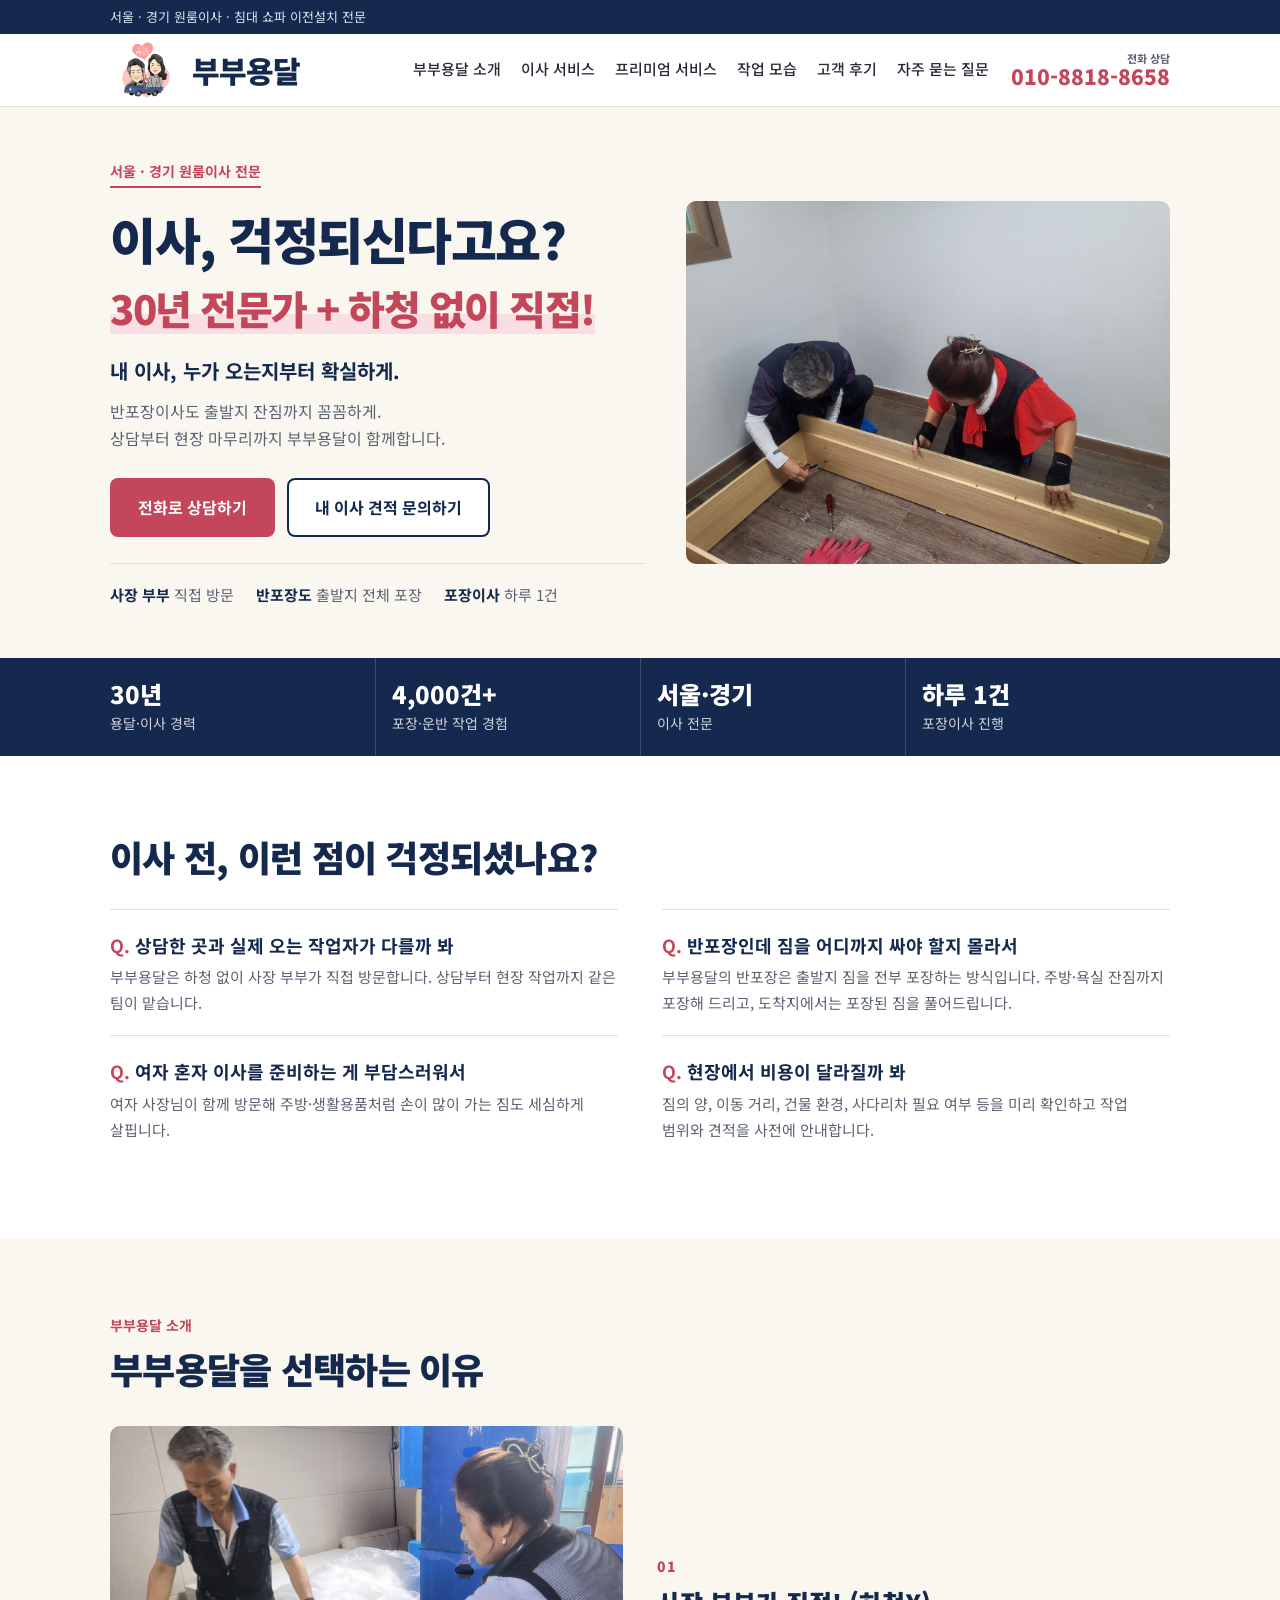
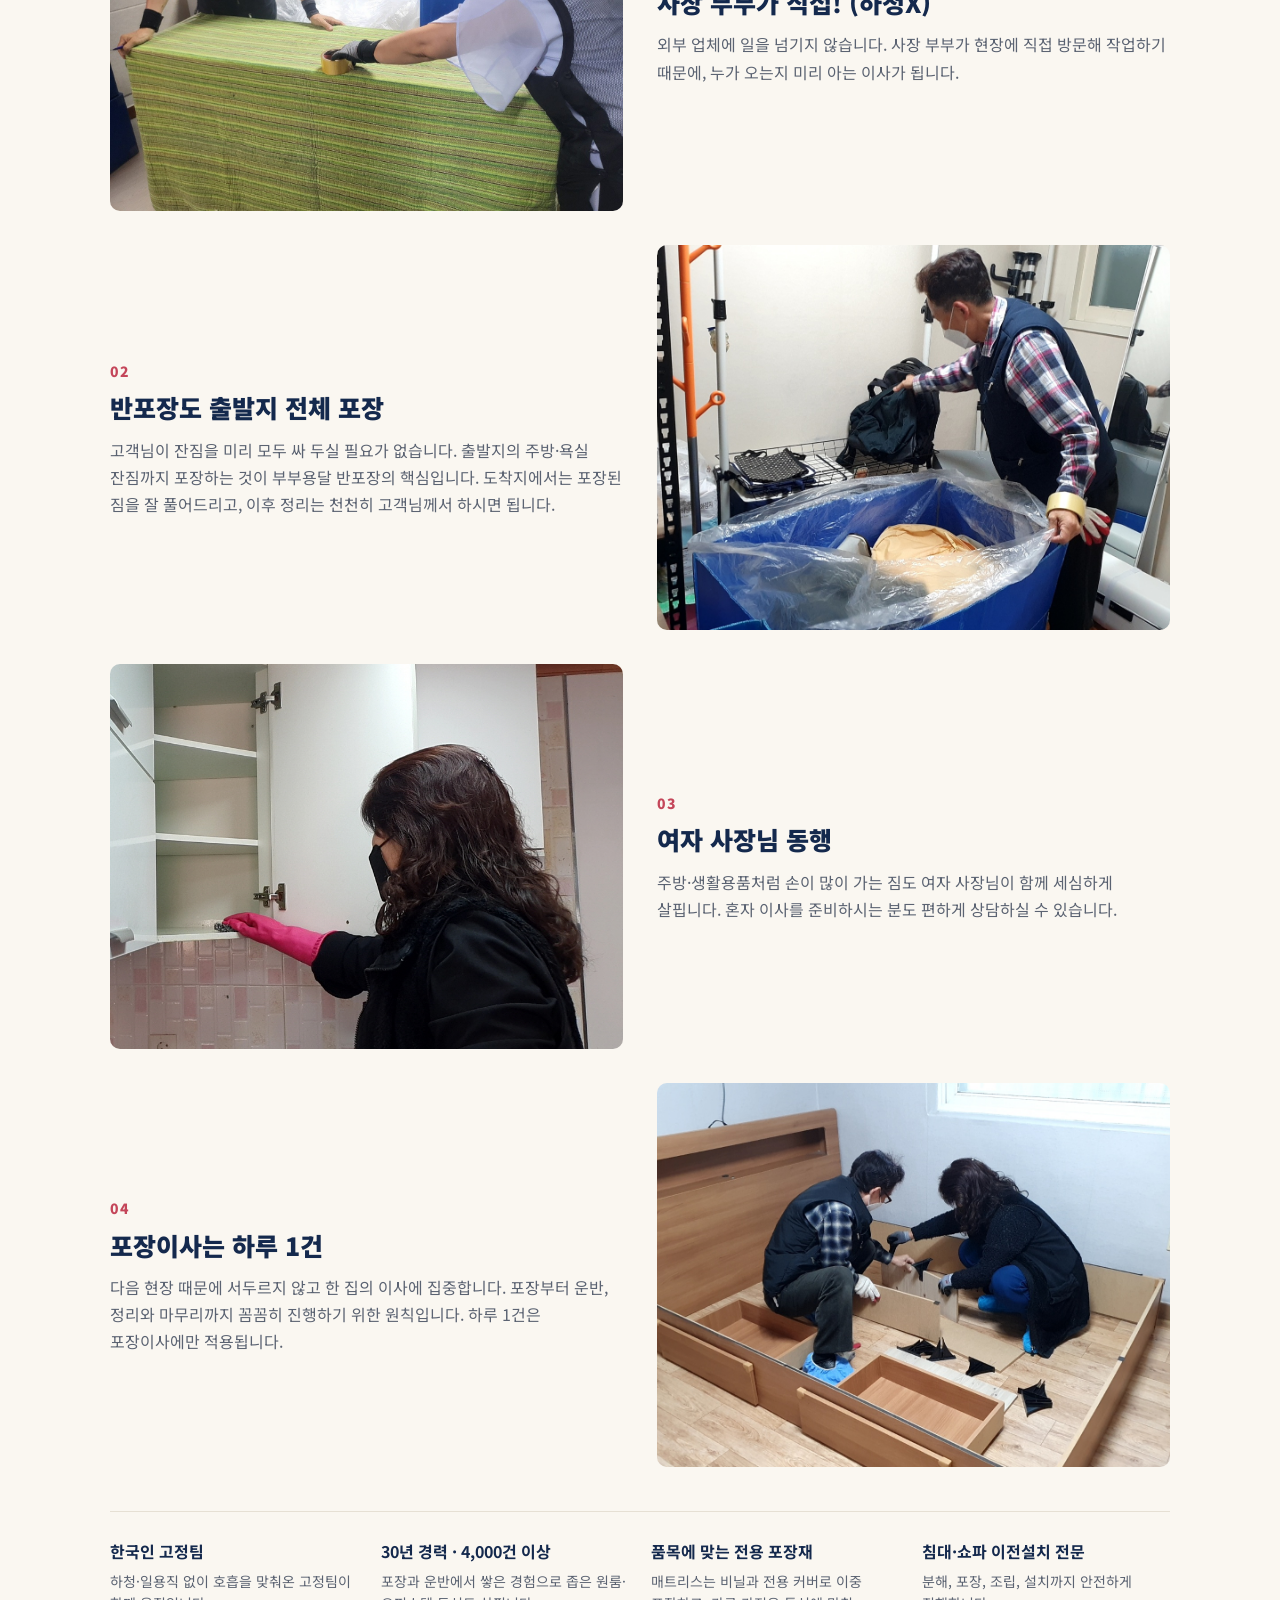
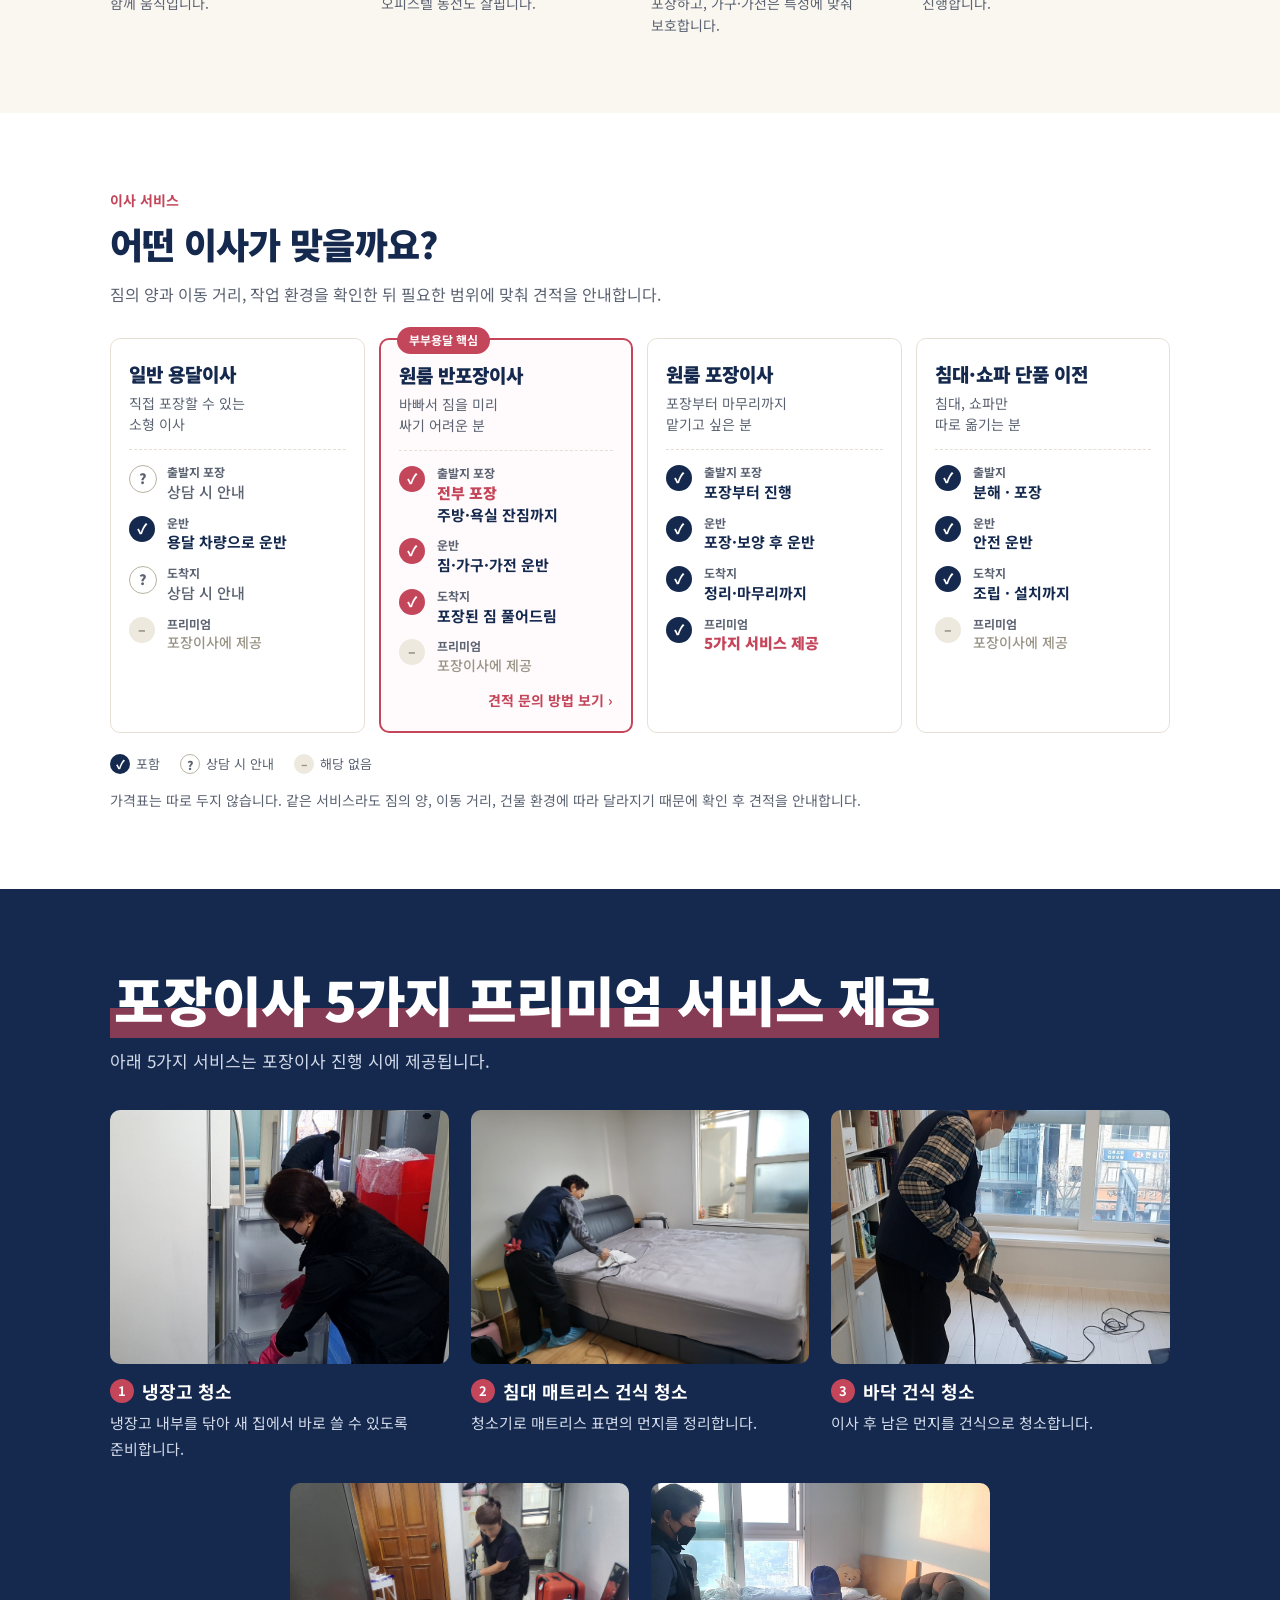
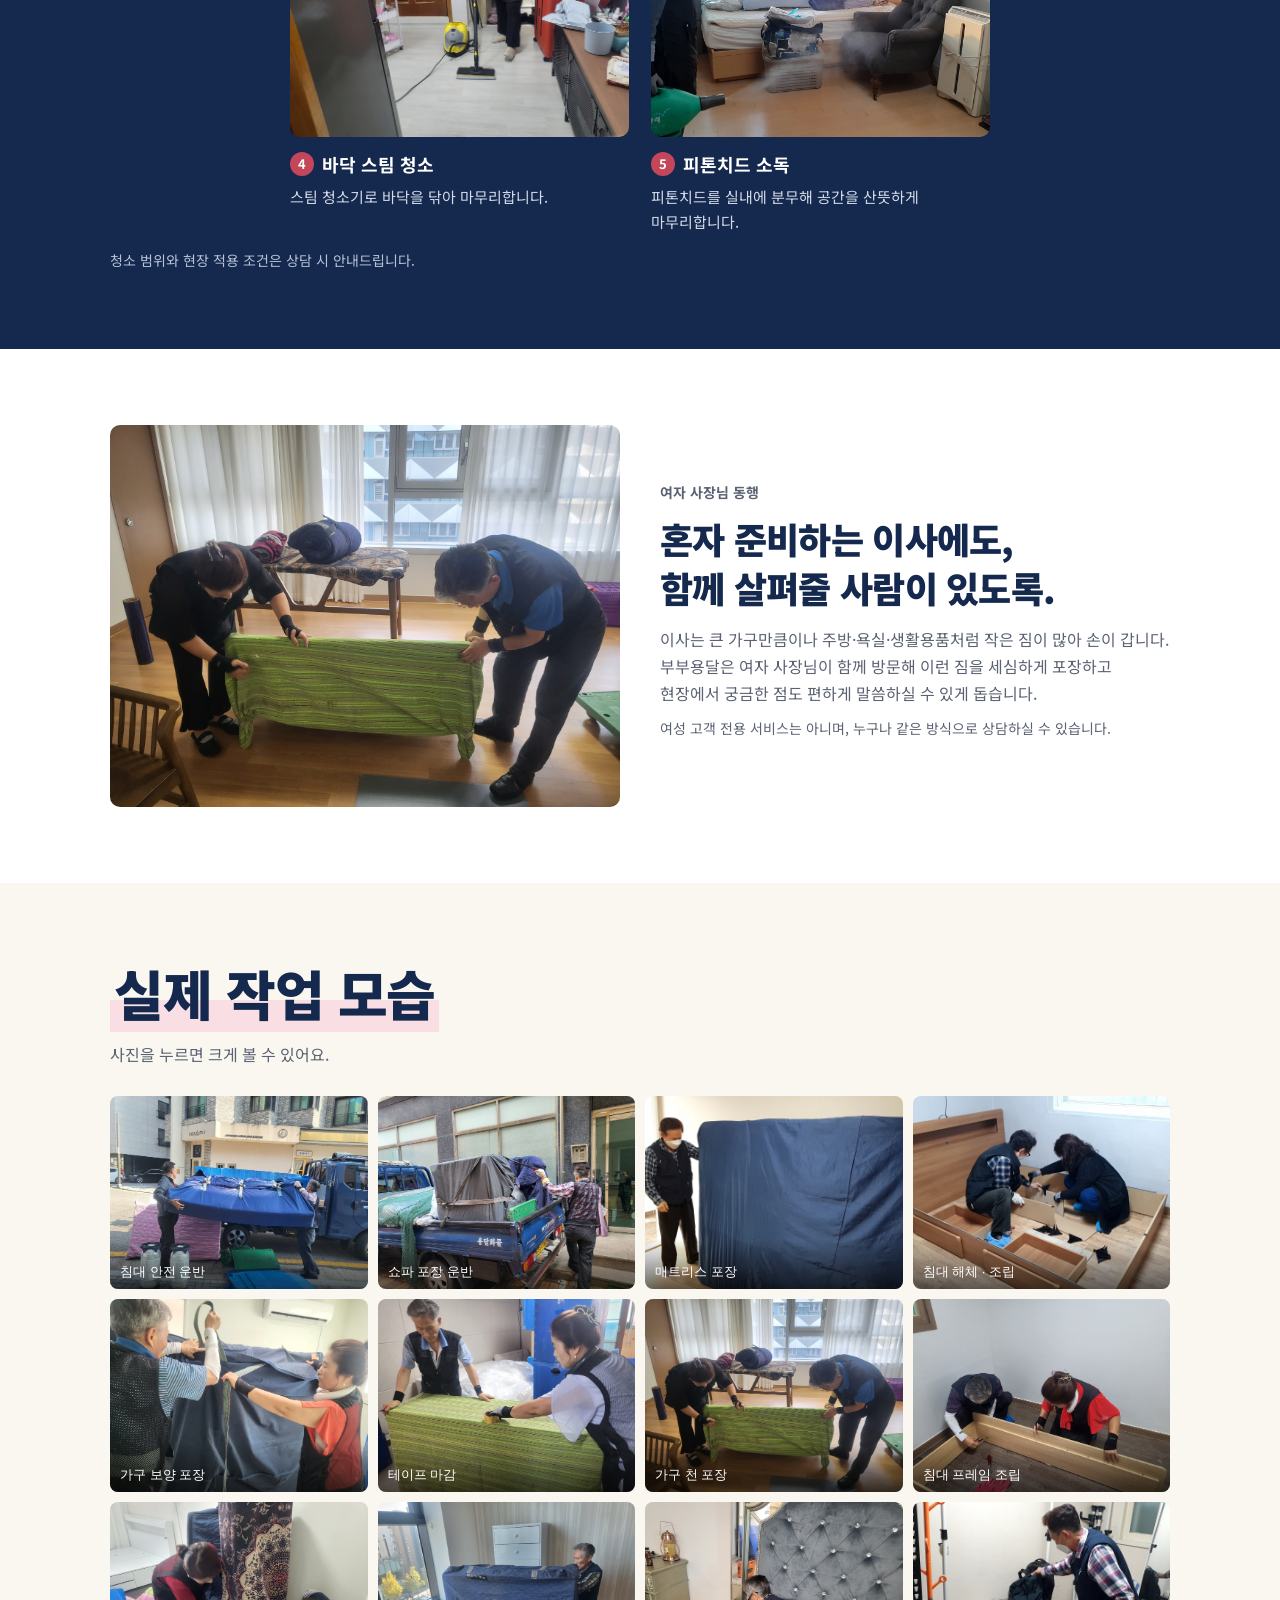
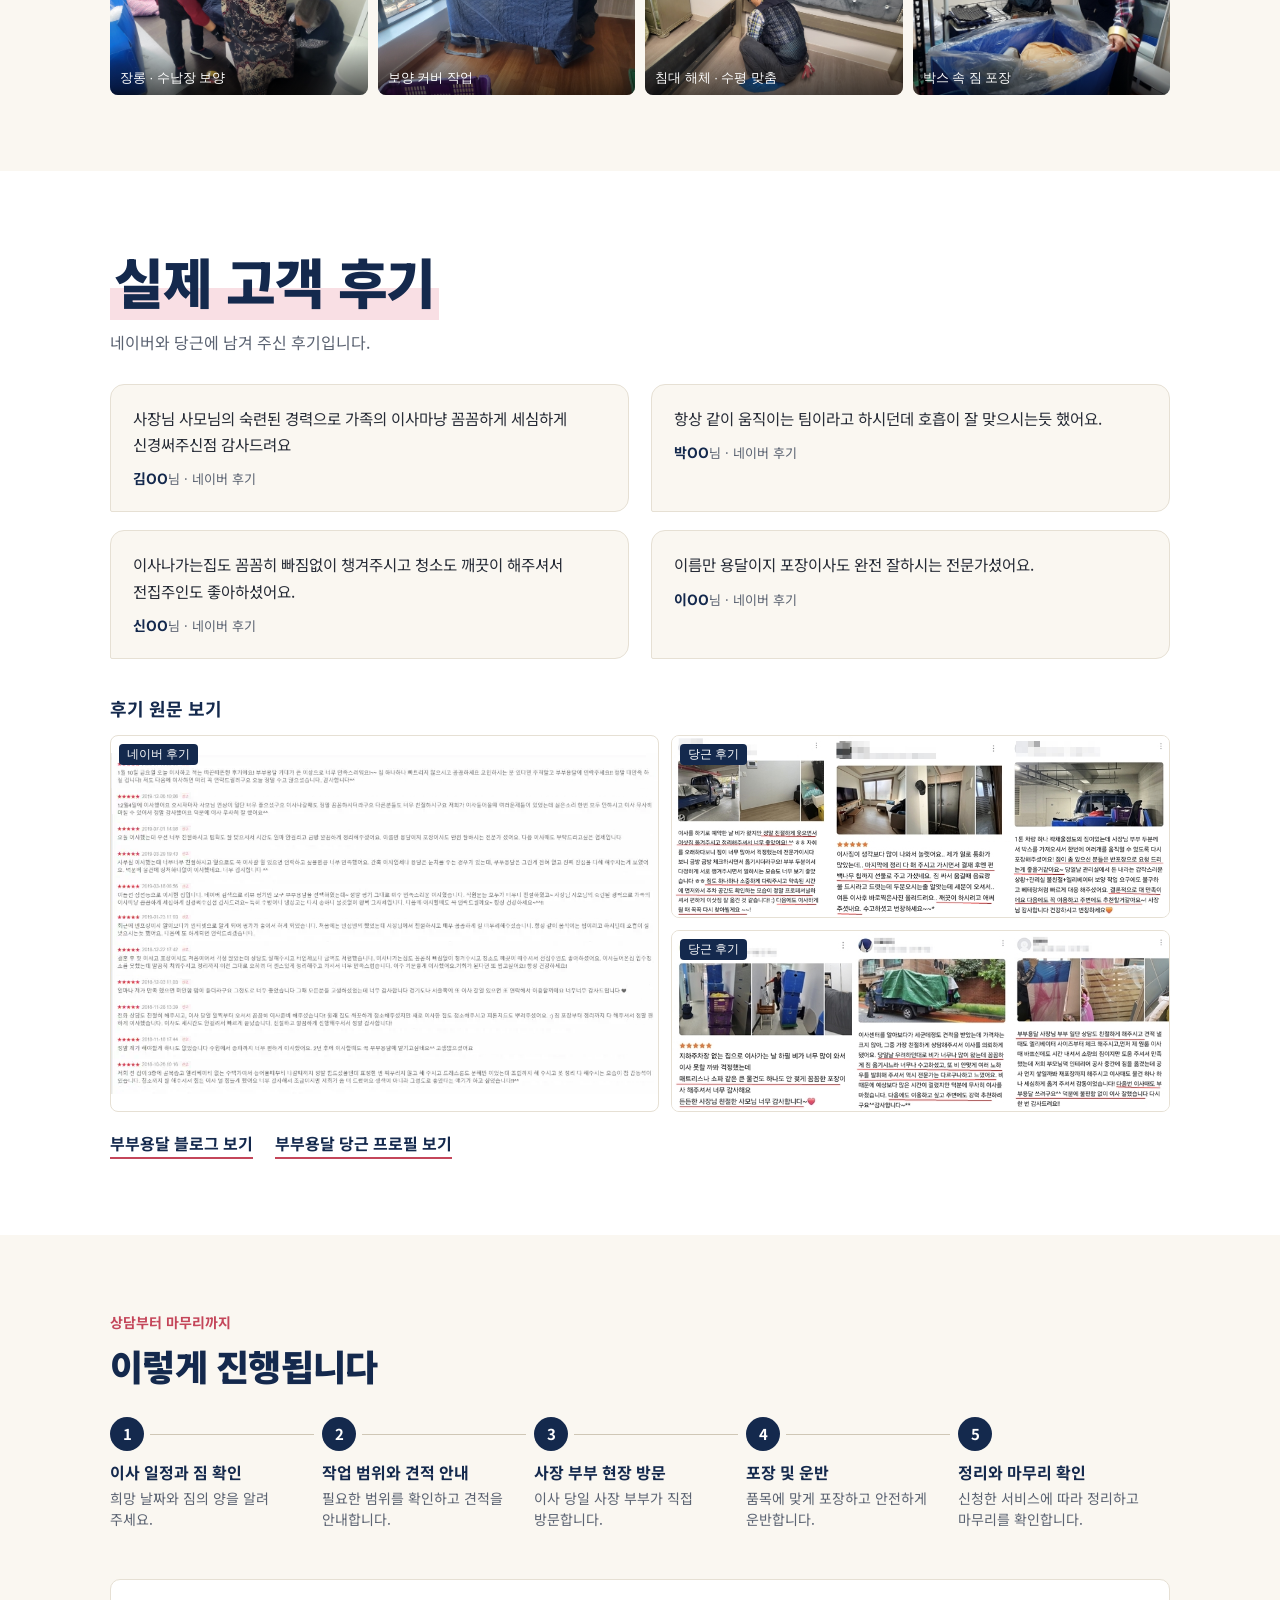
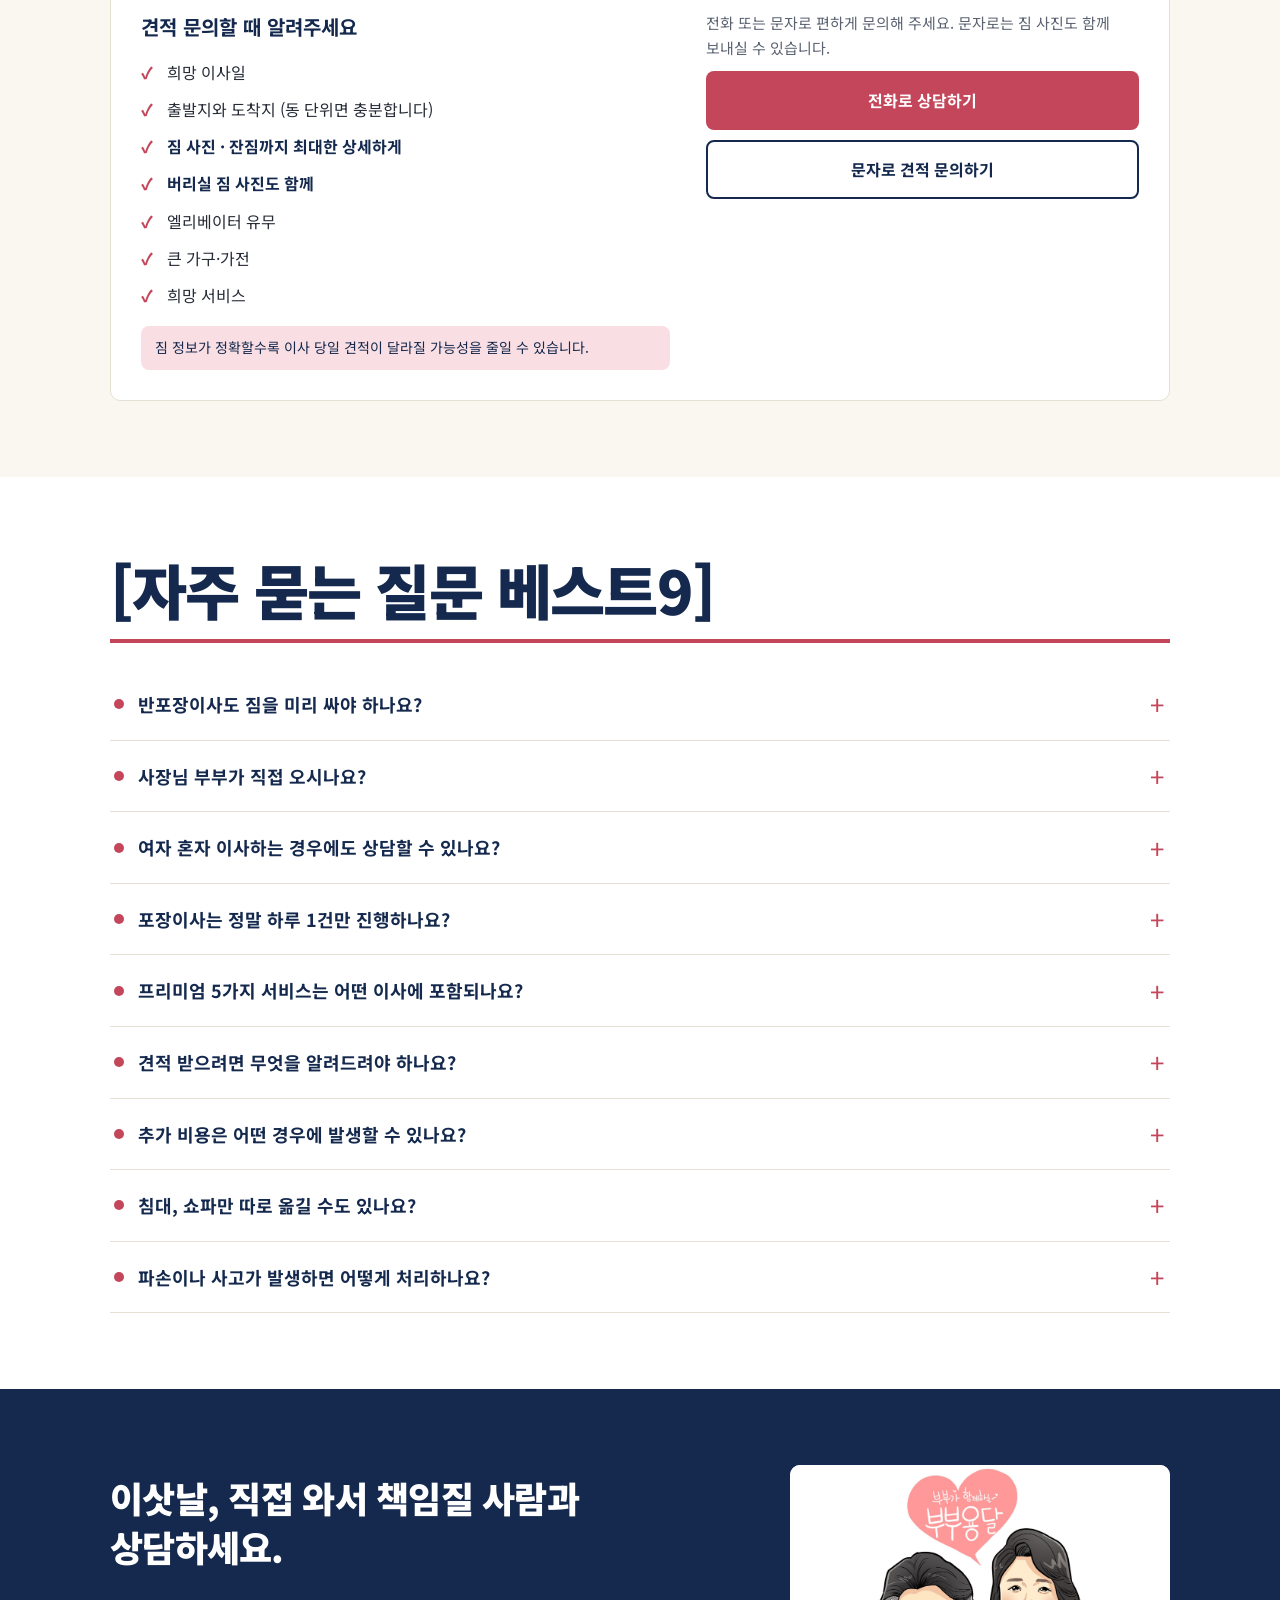
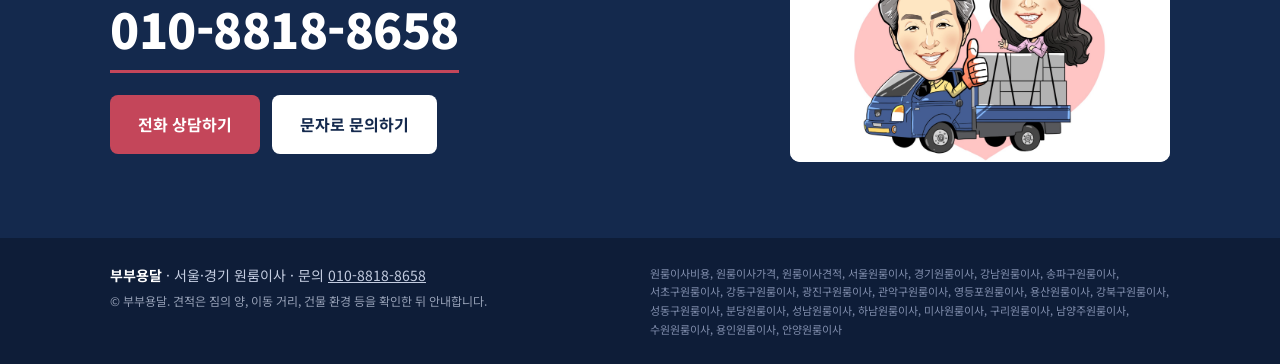
<file: index.html>
<!doctype html>
<html lang="ko">
<head>
<meta charset="utf-8">
<meta name="viewport" content="width=device-width, initial-scale=1">
<title>부부용달 | 서울·경기 원룸이사 · 반포장이사 · 용달이사</title>
<meta name="description" content="30년 전문가, 하청 없이 사장 부부가 직접 오는 서울·경기 원룸이사 전문 부부용달. 원룸이사 견적·비용 상담, 반포장이사는 출발지 짐 전부 포장, 포장이사는 하루 1건. 상담 010-8818-8658">
<meta property="og:title" content="부부용달 | 하청 없이 사장 부부가 직접 오는 원룸이사">
<meta property="og:description" content="서울·경기 원룸이사 · 원룸반포장이사 · 원룸포장이사 · 용달이사 · 침대 쇼파 이전설치. 상담 010-8818-8658">
<meta property="og:image" content="https://bubuyongdal.github.io/images/og-logo.jpg">
<meta property="og:image:width" content="1200">
<meta property="og:image:height" content="630">
<meta property="og:image:alt" content="부부용달 로고 - 트럭에서 엄지를 올리는 아버지와 손을 흔드는 어머니">
<meta name="twitter:card" content="summary_large_image">
<meta property="og:type" content="website">
<meta property="og:locale" content="ko_KR">
<link rel="icon" href="images/2.webp">
<link rel="preconnect" href="https://fonts.googleapis.com">
<link rel="preconnect" href="https://fonts.gstatic.com" crossorigin>
<link href="https://fonts.googleapis.com/css2?family=Noto+Sans+KR:wght@400;500;700;900&display=swap" rel="stylesheet">
<link rel="stylesheet" href="style.css">
<script type="application/ld+json">
{"@context":"https://schema.org","@type":"MovingCompany","name":"부부용달","telephone":"+82-10-8818-8658","areaServed":["서울","경기","강남","송파구","서초구","강동구","광진구","관악구","영등포","용산","강북구","성동구","분당","성남","하남","미사","구리","남양주","수원","용인","안양"],"sameAs":["https://blog.naver.com/logixjys","https://www.daangn.com/kr/local-profile/%EB%B6%80%EB%B6%80%EC%9A%A9%EB%8B%AC-39d3gcq84jt7/"]}
</script>
<link rel="canonical" href="https://bubuyongdal.github.io/">
<meta property="og:url" content="https://bubuyongdal.github.io/">
<meta name="naver-site-verification" content="101ac29bdd79ec063856fa2be8f8b413921da318">
</head>
<body>

<div class="topbar">
  <div class="wrap topbar-in">
    <span>서울 · 경기 원룸이사 · 침대 쇼파 이전설치 전문</span>
  </div>
</div>

<header class="header" id="top">
  <div class="wrap header-in">
    <a class="brand" href="#top" aria-label="부부용달 처음으로">
      <img src="images/1.jpg" alt="" width="72" height="56">
      <span>부부용달</span>
    </a>
    <nav class="nav" id="nav" aria-label="주요 메뉴">
      <a href="#about">부부용달 소개</a>
      <a href="#services">이사 서비스</a>
      <a href="#premium">프리미엄 서비스</a>
      <a href="#gallery">작업 모습</a>
      <a href="#reviews">고객 후기</a>
      <a href="#faq">자주 묻는 질문</a>
    </nav>
    <a class="head-tel" href="tel:01088188658" aria-label="전화 상담 010-8818-8658"><small>전화 상담</small>010-8818-8658</a>
    <button class="menu-btn" aria-label="메뉴 열기" aria-expanded="false" aria-controls="nav"><span></span><span></span><span></span></button>
  </div>
</header>

<main>

<!-- A. HERO -->
<section class="hero">
  <div class="wrap hero-in">
    <div class="hero-text">
      <p class="eyebrow">서울 · 경기 원룸이사 전문</p>
      <h1>이사, 걱정되신다고요?<br><em>30년 전문가 + 하청 없이 직접!</em></h1>
      <p class="hero-sub">내 이사, 누가 오는지부터 확실하게.</p>
      <p class="lead">반포장이사도 출발지 잔짐까지 꼼꼼하게.<br>상담부터 현장 마무리까지 부부용달이 함께합니다.</p>
      <div class="cta">
        <a class="btn btn-accent" href="tel:01088188658">전화로 상담하기</a>
        <a class="btn btn-line" href="#quote">내 이사 견적 문의하기</a>
      </div>
      <ul class="points">
        <li><b>사장 부부</b> 직접 방문</li>
        <li><b>반포장도</b> 출발지 전체 포장</li>
        <li><b>포장이사</b> 하루 1건</li>
      </ul>
    </div>
    <div class="hero-photo">
      <img src="images/15.jpg" alt="사장 부부가 함께 침대 프레임을 조립하는 모습" width="1400" height="1050" fetchpriority="high">
    </div>
  </div>
</section>

<!-- stat strip -->
<section class="strip" aria-label="부부용달 한눈에 보기">
  <div class="wrap strip-in">
    <p><strong>30년</strong><span>용달·이사 경력</span></p>
    <p><strong>4,000건+</strong><span>포장·운반 작업 경험</span></p>
    <p><strong>서울·경기</strong><span>이사 전문</span></p>
    <p><strong>하루 1건</strong><span>포장이사 진행</span></p>
  </div>
</section>

<!-- C. WORRIES -->
<section class="section" id="worry">
  <div class="wrap">
    <h2>이사 전, 이런 점이 걱정되셨나요?</h2>
    <ul class="qa-list">
      <li>
        <p class="q">상담한 곳과 실제 오는 작업자가 다를까 봐</p>
        <p class="a">부부용달은 하청 없이 사장 부부가 직접 방문합니다. 상담부터 현장 작업까지 같은 팀이 맡습니다.</p>
      </li>
      <li>
        <p class="q">반포장인데 짐을 어디까지 싸야 할지 몰라서</p>
        <p class="a">부부용달의 반포장은 출발지 짐을 전부 포장하는 방식입니다. 주방·욕실 잔짐까지 포장해 드리고, 도착지에서는 포장된 짐을 풀어드립니다.</p>
      </li>
      <li>
        <p class="q">여자 혼자 이사를 준비하는 게 부담스러워서</p>
        <p class="a">여자 사장님이 함께 방문해 주방·생활용품처럼 손이 많이 가는 짐도 세심하게 살핍니다.</p>
      </li>
      <li>
        <p class="q">현장에서 비용이 달라질까 봐</p>
        <p class="a">짐의 양, 이동 거리, 건물 환경, 사다리차 필요 여부 등을 미리 확인하고 작업 범위와 견적을 사전에 안내합니다.</p>
      </li>
    </ul>
  </div>
</section>

<!-- D. WHY -->
<section class="section ivory" id="about">
  <div class="wrap">
    <p class="kicker">부부용달 소개</p>
    <h2>부부용달을 선택하는 이유</h2>

    <div class="why">
      <article class="why-row">
        <img src="images/13.jpg" alt="어머니가 가구 포장을 테이프로 마감하고 아버지가 잡아 주는 모습" loading="lazy" width="1400" height="1050">
        <div>
          <span class="num">01</span>
          <h3>사장 부부가 직접! (하청X)</h3>
          <p>외부 업체에 일을 넘기지 않습니다. 사장 부부가 현장에 직접 방문해 작업하기 때문에, 누가 오는지 미리 아는 이사가 됩니다.</p>
        </div>
      </article>
      <article class="why-row rev">
        <img src="images/7.jpg" alt="이사 박스에 짐을 담고 비닐을 정리하는 아버지의 모습" loading="lazy" width="1536" height="864">
        <div>
          <span class="num">02</span>
          <h3>반포장도 출발지 전체 포장</h3>
          <p>고객님이 잔짐을 미리 모두 싸 두실 필요가 없습니다. 출발지의 주방·욕실 잔짐까지 포장하는 것이 부부용달 반포장의 핵심입니다. 도착지에서는 포장된 짐을 잘 풀어드리고, 이후 정리는 천천히 고객님께서 하시면 됩니다.</p>
        </div>
      </article>
      <article class="why-row">
        <img src="images/5.jpg" alt="어머니가 주방 수납장 안쪽을 닦는 모습" loading="lazy" width="891" height="864">
        <div>
          <span class="num">03</span>
          <h3>여자 사장님 동행</h3>
          <p>주방·생활용품처럼 손이 많이 가는 짐도 여자 사장님이 함께 세심하게 살핍니다. 혼자 이사를 준비하시는 분도 편하게 상담하실 수 있습니다.</p>
        </div>
      </article>
      <article class="why-row rev">
        <img src="images/8.jpg" alt="부부가 함께 서랍형 침대를 해체하는 모습" loading="lazy" width="1536" height="864">
        <div>
          <span class="num">04</span>
          <h3>포장이사는 하루 1건</h3>
          <p>다음 현장 때문에 서두르지 않고 한 집의 이사에 집중합니다. 포장부터 운반, 정리와 마무리까지 꼼꼼히 진행하기 위한 원칙입니다. 하루 1건은 포장이사에만 적용됩니다.</p>
        </div>
      </article>
    </div>

    <ul class="more">
      <li><b>한국인 고정팀</b><span>하청·일용직 없이 호흡을 맞춰온 고정팀이 함께 움직입니다.</span></li>
      <li><b>30년 경력 · 4,000건 이상</b><span>포장과 운반에서 쌓은 경험으로 좁은 원룸·오피스텔 동선도 살핍니다.</span></li>
      <li><b>품목에 맞는 전용 포장재</b><span>매트리스는 비닐과 전용 커버로 이중 포장하고, 가구·가전은 특성에 맞춰 보호합니다.</span></li>
      <li><b>침대·쇼파 이전설치 전문</b><span>분해, 포장, 조립, 설치까지 안전하게 진행합니다.</span></li>
    </ul>
  </div>
</section>

<!-- E. SERVICES -->
<section class="section" id="services">
  <div class="wrap">
    <p class="kicker">이사 서비스</p>
    <h2>어떤 이사가 맞을까요?</h2>
    <p class="sub">짐의 양과 이동 거리, 작업 환경을 확인한 뒤 필요한 범위에 맞춰 견적을 안내합니다.</p>

    <div class="svc">
      <article class="svc-card">
        <h3>일반 용달이사</h3>
        <p class="for">직접 포장할 수 있는<br>소형 이사</p>
        <ul class="rows">
          <li class="ask"><span>출발지 포장</span><em>상담 시 안내</em></li>
          <li class="on"><span>운반</span><em>용달 차량으로 운반</em></li>
          <li class="ask"><span>도착지</span><em>상담 시 안내</em></li>
          <li class="off"><span>프리미엄</span><em>포장이사에 제공</em></li>
        </ul>
      </article>

      <a class="svc-card hl" href="#quote" aria-label="원룸 반포장이사 견적 문의 방법 보기">
        <span class="ribbon">부부용달 핵심</span>
        <h3>원룸 반포장이사</h3>
        <p class="for">바빠서 짐을 미리<br>싸기 어려운 분</p>
        <ul class="rows">
          <li class="on"><span>출발지 포장</span><em><b>전부 포장</b><br>주방·욕실 잔짐까지</em></li>
          <li class="on"><span>운반</span><em>짐·가구·가전 운반</em></li>
          <li class="on"><span>도착지</span><em>포장된 짐 풀어드림</em></li>
          <li class="off"><span>프리미엄</span><em>포장이사에 제공</em></li>
        </ul>
        <span class="go">견적 문의 방법 보기 ›</span>
      </a>

      <article class="svc-card">
        <h3>원룸 포장이사</h3>
        <p class="for">포장부터 마무리까지<br>맡기고 싶은 분</p>
        <ul class="rows">
          <li class="on"><span>출발지 포장</span><em>포장부터 진행</em></li>
          <li class="on"><span>운반</span><em>포장·보양 후 운반</em></li>
          <li class="on"><span>도착지</span><em>정리·마무리까지</em></li>
          <li class="on"><span>프리미엄</span><em><b>5가지 서비스 제공</b></em></li>
        </ul>
      </article>

      <article class="svc-card">
        <h3>침대·쇼파 단품 이전</h3>
        <p class="for">침대, 쇼파만<br>따로 옮기는 분</p>
        <ul class="rows">
          <li class="on"><span>출발지</span><em>분해 · 포장</em></li>
          <li class="on"><span>운반</span><em>안전 운반</em></li>
          <li class="on"><span>도착지</span><em>조립 · 설치까지</em></li>
          <li class="off"><span>프리미엄</span><em>포장이사에 제공</em></li>
        </ul>
      </article>
    </div>

    <ul class="legend" aria-label="표시 안내">
      <li class="on"><i>✓</i>포함</li>
      <li class="ask"><i>?</i>상담 시 안내</li>
      <li class="off"><i>–</i>해당 없음</li>
    </ul>
    <p class="fine">가격표는 따로 두지 않습니다. 같은 서비스라도 짐의 양, 이동 거리, 건물 환경에 따라 달라지기 때문에 확인 후 견적을 안내합니다.</p>
  </div>
</section>

<!-- F. PREMIUM -->
<section class="section navy-sec" id="premium">
  <div class="wrap">
    <h2 class="big-title">포장이사 5가지 프리미엄 서비스 제공</h2>
    <p class="sub">아래 5가지 서비스는 포장이사 진행 시에 제공됩니다.</p>

    <ol class="prem">
      <li>
        <img src="images/29.jpg" alt="어머니가 냉장고 내부 선반과 서랍을 닦는 모습" loading="lazy">
        <h3><i>1</i>냉장고 청소</h3>
        <p>냉장고 내부를 닦아 새 집에서 바로 쓸 수 있도록 준비합니다.</p>
      </li>
      <li>
        <img src="images/4.jpg" alt="아버지가 침대 매트리스를 청소기로 건식 청소하는 모습" loading="lazy">
        <h3><i>2</i>침대 매트리스 건식 청소</h3>
        <p>청소기로 매트리스 표면의 먼지를 정리합니다.</p>
      </li>
      <li>
        <img src="images/20.jpg" alt="아버지가 청소기로 바닥을 건식 청소하는 모습" loading="lazy">
        <h3><i>3</i>바닥 건식 청소</h3>
        <p>이사 후 남은 먼지를 건식으로 청소합니다.</p>
      </li>
      <li>
        <img src="images/11.jpg" alt="어머니가 스팀청소기로 바닥을 청소하는 모습" loading="lazy">
        <h3><i>4</i>바닥 스팀 청소</h3>
        <p>스팀 청소기로 바닥을 닦아 마무리합니다.</p>
      </li>
      <li>
        <img src="images/21.jpg" alt="어머니가 방 안에 피톤치드를 분무하는 모습" loading="lazy">
        <h3><i>5</i>피톤치드 소독</h3>
        <p>피톤치드를 실내에 분무해 공간을 산뜻하게 마무리합니다.</p>
      </li>
    </ol>
    <p class="fine light">청소 범위와 현장 적용 조건은 상담 시 안내드립니다.</p>
  </div>
</section>

<!-- G. WOMEN -->
<section class="section" id="together">
  <div class="wrap together">
    <img src="images/14.jpg" alt="사장 부부가 함께 가구를 천으로 감싸 포장하는 모습" loading="lazy" width="1400" height="1050">
    <div>
      <p class="kicker">여자 사장님 동행</p>
      <h2>혼자 준비하는 이사에도,<br>함께 살펴줄 사람이 있도록.</h2>
      <p>이사는 큰 가구만큼이나 주방·욕실·생활용품처럼 작은 짐이 많아 손이 갑니다. 부부용달은 여자 사장님이 함께 방문해 이런 짐을 세심하게 포장하고 현장에서 궁금한 점도 편하게 말씀하실 수 있게 돕습니다.</p>
      <p class="mute">여성 고객 전용 서비스는 아니며, 누구나 같은 방식으로 상담하실 수 있습니다.</p>
    </div>
  </div>
</section>

<!-- H. GALLERY -->
<section class="section ivory" id="gallery">
  <div class="wrap">
    <h2 class="big-title">실제 작업 모습</h2>
    <p class="sub">사진을 누르면 크게 볼 수 있어요.</p>
    <div class="gallery">
      <button class="g" data-lb="g" data-cap="침대 안전 운반"><img src="images/26.jpg" alt="사장 부부가 보양 커버를 씌운 침대를 용달 트럭에 싣는 모습" loading="lazy"><span>침대 안전 운반</span></button>
      <button class="g" data-lb="g" data-cap="쇼파 포장 운반"><img src="images/27.jpg" alt="포장한 쇼파를 용달 트럭에 싣고 끈으로 고정하는 모습" loading="lazy"><span>쇼파 포장 운반</span></button>
      <button class="g" data-lb="g" data-cap="매트리스 포장"><img src="images/6.jpg" alt="아버지가 파란 커버로 포장한 매트리스를 세워 두는 모습" loading="lazy"><span>매트리스 포장</span></button>
      <button class="g" data-lb="g" data-cap="침대 해체 · 조립"><img src="images/8.jpg" alt="부부가 서랍형 침대를 해체하는 모습" loading="lazy"><span>침대 해체 · 조립</span></button>
      <button class="g" data-lb="g" data-cap="가구 보양 포장"><img src="images/12.jpg" alt="부부가 보양 커버를 끈으로 고정하는 모습" loading="lazy"><span>가구 보양 포장</span></button>
      <button class="g" data-lb="g" data-cap="테이프 마감"><img src="images/13.jpg" alt="어머니가 가구를 테이프로 마감하는 모습" loading="lazy"><span>테이프 마감</span></button>
      <button class="g" data-lb="g" data-cap="가구 천 포장"><img src="images/14.jpg" alt="부부가 가구를 천으로 감싸는 모습" loading="lazy"><span>가구 천 포장</span></button>
      <button class="g" data-lb="g" data-cap="침대 프레임 조립"><img src="images/15.jpg" alt="부부가 침대 프레임을 조립하는 모습" loading="lazy"><span>침대 프레임 조립</span></button>
      <button class="g" data-lb="g" data-cap="장롱 · 수납장 보양"><img src="images/16.jpg" alt="무늬 커버로 수납장을 감싸는 모습" loading="lazy"><span>장롱 · 수납장 보양</span></button>
      <button class="g" data-lb="g" data-cap="퀼팅 보양 커버 작업"><img src="images/18.jpg" alt="아버지가 퀼팅 보양 커버를 씌우는 모습" loading="lazy"><span>보양 커버 작업</span></button>
      <button class="g" data-lb="g" data-cap="침대 해체 · 수평 맞춤"><img src="images/10.jpg" alt="아버지가 벨벳 헤드 침대를 해체하는 모습" loading="lazy"><span>침대 해체 · 수평 맞춤</span></button>
      <button class="g" data-lb="g" data-cap="박스 속 짐 포장"><img src="images/7.jpg" alt="파란 이사 박스에 짐을 담는 모습" loading="lazy"><span>박스 속 짐 포장</span></button>
    </div>
  </div>
</section>

<!-- I. REVIEWS -->
<section class="section" id="reviews">
  <div class="wrap">
    <h2 class="big-title">실제 고객 후기</h2>
    <p class="sub">네이버와 당근에 남겨 주신 후기입니다.</p>

    <div class="bubbles">
      <figure class="bubble"><blockquote>사장님 사모님의 숙련된 경력으로 가족의 이사마냥 꼼꼼하게 세심하게 신경써주신점 감사드려요</blockquote><figcaption><b>김OO</b>님 · 네이버 후기</figcaption></figure>
      <figure class="bubble"><blockquote>항상 같이 움직이는 팀이라고 하시던데 호흡이 잘 맞으시는듯 했어요.</blockquote><figcaption><b>박OO</b>님 · 네이버 후기</figcaption></figure>
      <figure class="bubble"><blockquote>이사나가는집도 꼼꼼히 빠짐없이 챙겨주시고 청소도 깨끗이 해주셔서 전집주인도 좋아하셨어요.</blockquote><figcaption><b>신OO</b>님 · 네이버 후기</figcaption></figure>
      <figure class="bubble"><blockquote>이름만 용달이지 포장이사도 완전 잘하시는 전문가셨어요.</blockquote><figcaption><b>이OO</b>님 · 네이버 후기</figcaption></figure>
    </div>

    <h3 class="sub-h">후기 원문 보기</h3>
    <div class="shots">
      <button class="shot" data-lb="r" data-cap="네이버 후기 (평점 9.8 · 평가 149개)"><img src="images/naver-review.webp" alt="네이버 후기가 위로 넘어가며 보이는 화면. 평점 9.8, 평가 149개" loading="lazy"><span>네이버 후기</span></button>
      <button class="shot" data-lb="r" data-cap="당근 후기 1"><img src="images/24.jpg" alt="당근에 남겨진 후기 세 건" loading="lazy"><span>당근 후기</span></button>
      <button class="shot" data-lb="r" data-cap="당근 후기 2"><img src="images/25.jpg" alt="당근에 남겨진 후기 세 건" loading="lazy"><span>당근 후기</span></button>
    </div>
    <p class="links-line">
      <a href="https://blog.naver.com/logixjys" target="_blank" rel="noopener">부부용달 블로그 보기</a>
      <a href="https://www.daangn.com/kr/local-profile/%EB%B6%80%EB%B6%80%EC%9A%A9%EB%8B%AC-39d3gcq84jt7/" target="_blank" rel="noopener">부부용달 당근 프로필 보기</a>
    </p>
  </div>
</section>

<!-- J. PROCESS + QUOTE -->
<section class="section ivory" id="quote">
  <div class="wrap">
    <p class="kicker">상담부터 마무리까지</p>
    <h2>이렇게 진행됩니다</h2>
    <ol class="steps">
      <li><b>1</b><h3>이사 일정과 짐 확인</h3><p>희망 날짜와 짐의 양을 알려 주세요.</p></li>
      <li><b>2</b><h3>작업 범위와 견적 안내</h3><p>필요한 범위를 확인하고 견적을 안내합니다.</p></li>
      <li><b>3</b><h3>사장 부부 현장 방문</h3><p>이사 당일 사장 부부가 직접 방문합니다.</p></li>
      <li><b>4</b><h3>포장 및 운반</h3><p>품목에 맞게 포장하고 안전하게 운반합니다.</p></li>
      <li><b>5</b><h3>정리와 마무리 확인</h3><p>신청한 서비스에 따라 정리하고 마무리를 확인합니다.</p></li>
    </ol>

    <div class="ask-wrap">
      <div>
        <h3>견적 문의할 때 알려주세요</h3>
        <ul class="check">
          <li>희망 이사일</li>
          <li>출발지와 도착지 (동 단위면 충분합니다)</li>
          <li><b>짐 사진 · 잔짐까지 최대한 상세하게</b></li>
          <li><b>버리실 짐 사진도 함께</b></li>
          <li>엘리베이터 유무</li>
          <li>큰 가구·가전</li>
          <li>희망 서비스</li>
        </ul>
        <p class="note">짐 정보가 정확할수록 이사 당일 견적이 달라질 가능성을 줄일 수 있습니다.</p>
      </div>
      <div class="ask-box">
        <p>전화 또는 문자로 편하게 문의해 주세요. 문자로는 짐 사진도 함께 보내실 수 있습니다.</p>
        <a class="btn btn-accent btn-block" href="tel:01088188658">전화로 상담하기</a>
        <a class="btn btn-line btn-block" id="sms-btn" href="sms:01088188658">문자로 견적 문의하기</a>
        <a class="btn btn-kakao btn-block" id="kakao-btn" href="#" target="_blank" rel="noopener" hidden>카카오톡으로 문의하기</a>
      </div>
    </div>
  </div>
</section>

<!-- K. FAQ -->
<section class="section" id="faq">
  <div class="wrap">
    <h2 class="faq-title">[자주 묻는 질문 베스트9]</h2>
    <div class="faq">
      <details><summary>반포장이사도 짐을 미리 싸야 하나요?</summary><p>아니요. 부부용달의 반포장이사는 출발지 짐을 전부 포장하는 것이 핵심입니다. 주방·욕실 잔짐까지 부부용달이 모두 포장합니다.<br><br>고객님은 부동산 업무에만 신경 쓰시면 됩니다. 도착지에서는 포장된 짐을 잘 풀어드리며, 이후 정리는 천천히 고객님께서 하시면 됩니다.</p></details>
      <details><summary>사장님 부부가 직접 오시나요?</summary><p>네. 하청 없이 사장 부부가 현장에 직접 방문해 작업하며, 항상 함께 움직이는 고정팀으로 진행합니다.</p></details>
      <details><summary>여자 혼자 이사하는 경우에도 상담할 수 있나요?</summary><p>물론입니다. 여자 사장님이 함께 방문해 주방·생활용품처럼 손이 많이 가는 짐도 세심하게 살핍니다. 편하게 전화나 문자로 문의해 주세요.</p></details>
      <details><summary>포장이사는 정말 하루 1건만 진행하나요?</summary><p>네. 포장이사는 하루 1건만 진행해 다음 현장 때문에 서두르지 않고 한 집에 집중합니다. 이 원칙은 포장이사에만 적용되며, 반포장이나 단품 운반에는 해당하지 않습니다. 예약 가능한 날짜는 상담 시 확인해 드립니다.</p></details>
      <details><summary>프리미엄 5가지 서비스는 어떤 이사에 포함되나요?</summary><p>냉장고 청소, 침대 매트리스 건식 청소, 바닥 건식 청소, 바닥 스팀 청소, 피톤치드 소독은 포장이사에 제공되는 서비스입니다. 다른 이사 방식에 기본으로 포함되는 것은 아니며, 청소 범위와 적용 조건은 상담 시 안내드립니다.</p></details>
      <details><summary>견적 받으려면 무엇을 알려드려야 하나요?</summary><p>희망 이사일, 출발지와 도착지, 엘리베이터 유무, 큰 가구·가전, 희망 서비스를 알려 주세요.<br><br>특히 <b>잔짐까지 최대한 상세한 짐 사진</b>을 보내 주시고, <b>버리실 짐도 함께</b> 보내 주셔야 합니다. 짐 정보가 정확할수록 이사 당일 견적이 달라질 가능성을 줄일 수 있습니다. 동·호수까지 자세한 주소는 처음에는 필요하지 않습니다.</p></details>
      <details><summary>추가 비용은 어떤 경우에 발생할 수 있나요?</summary><p>짐의 양, 이동 거리, 건물 환경(엘리베이터·계단), 작업 인원, 사다리차 필요 여부 등에 따라 비용이 달라질 수 있습니다. 이런 조건은 견적 전에 확인하고 사전에 설명드립니다.</p></details>
      <details><summary>침대, 쇼파만 따로 옮길 수도 있나요?</summary><p>네, 가능합니다. 부부용달은 이삿짐 외에도 각종 침대, 쇼파 이전설치를 전문으로 하고 있습니다. 분해, 포장, 조립, 설치까지 안전하게 진행합니다.<br><br>사진을 보내 주시면 확인 후 견적을 안내드립니다.</p></details>
      <details><summary>파손이나 사고가 발생하면 어떻게 처리하나요?</summary><p>부부용달은 하청 없이 직접 작업하기 때문에 최근 5년 이내 파손율이 1% 이하로 거의 없습니다. 그래도 혹시 모를 사고에 대비해 보험에 가입되어 있습니다.<br><br>걱정되는 품목이 있다면 상담 때 미리 알려 주세요. 구체적인 처리 방식은 상황에 따라 안내드립니다.</p></details>
    </div>
  </div>
</section>

<!-- L. FINAL CTA -->
<section class="section navy-sec final" id="contact">
  <div class="wrap final-in">
    <div>
      <h2>이삿날, 직접 와서 책임질 사람과 상담하세요.</h2>
      <a class="big-tel" href="tel:01088188658">010-8818-8658</a>
      <div class="cta">
        <a class="btn btn-accent" href="tel:01088188658">전화 상담하기</a>
        <a class="btn btn-light" href="sms:01088188658" data-sms>문자로 문의하기</a>
      </div>
    </div>
    <div class="logo-stage" id="logo-stage">
      <div class="logo-mover"><img class="final-logo" src="images/1.jpg" alt="부부용달 로고 캐리커처. 트럭 위에서 엄지를 올리는 아버지와 손을 흔드는 어머니" loading="lazy" width="2000" height="1559"><span class="exhaust" aria-hidden="true"><i class="puff"></i><i class="puff"></i><i class="puff"></i><i class="puff"></i><i class="puff"></i><i class="flame"></i></span></div>
    </div>
  </div>
</section>

</main>

<footer class="footer">
  <div class="wrap footer-in">
    <div>
      <p><b>부부용달</b> · 서울·경기 원룸이사 · 문의 <a href="tel:01088188658">010-8818-8658</a></p>
      <p class="copy">© 부부용달. 견적은 짐의 양, 이동 거리, 건물 환경 등을 확인한 뒤 안내합니다.</p>
    </div>
    <p class="kw">원룸이사비용, 원룸이사가격, 원룸이사견적, 서울원룸이사, 경기원룸이사, 강남원룸이사, 송파구원룸이사, 서초구원룸이사, 강동구원룸이사, 광진구원룸이사, 관악구원룸이사, 영등포원룸이사, 용산원룸이사, 강북구원룸이사, 성동구원룸이사, 분당원룸이사, 성남원룸이사, 하남원룸이사, 미사원룸이사, 구리원룸이사, 남양주원룸이사, 수원원룸이사, 용인원룸이사, 안양원룸이사</p>
  </div>
</footer>

<!-- Mobile fixed call bar -->
<div class="callbar">
  <a class="cb-call" href="tel:01088188658">전화 상담</a>
  <a class="cb-sms" href="sms:01088188658" data-sms>문자 견적</a>
</div>

<!-- Lightbox -->
<dialog id="lb" aria-label="사진 크게 보기">
  <button class="lb-x" aria-label="닫기">✕</button>
  <button class="lb-p" aria-label="이전 사진">‹</button>
  <figure><img alt=""><figcaption></figcaption></figure>
  <button class="lb-n" aria-label="다음 사진">›</button>
</dialog>

<script src="config.js"></script>
<script src="script.js"></script>
</body>
</html>
</file>
<file: style.css>
:root{
  --ivory:#faf7f1; --white:#fff;
  --navy:#14294d; --navy-2:#1d3763;
  --accent:#c4465a; --accent-dark:#a93a4c; --accent-soft:#f9dfe4;
  --text:#262b36; --muted:#5b6372; --line:#e6e0d4;
  --r:10px;
}
*{box-sizing:border-box;margin:0;padding:0}
[hidden]{display:none!important}
html{scroll-behavior:smooth;scroll-padding-top:90px}
body{font-family:'Noto Sans KR',system-ui,sans-serif;color:var(--text);background:var(--white);line-height:1.7;font-size:16px;word-break:keep-all;-webkit-text-size-adjust:100%}
img{max-width:100%;height:auto;display:block}
a{color:inherit;text-decoration:none}
ul,ol{list-style:none}
.wrap{max-width:1100px;margin:0 auto;padding:0 20px}

/* top bar */
.topbar{background:var(--navy);color:#dbe3f3;font-size:13px}
.topbar-in{display:flex;justify-content:space-between;align-items:center;gap:12px;min-height:34px}
.topbar a{color:#fff;white-space:nowrap}
.topbar b{font-weight:900;letter-spacing:.02em}

/* header */
.header{position:sticky;top:0;z-index:50;background:rgba(255,255,255,.97);border-bottom:1px solid var(--line)}
.header-in{display:flex;align-items:center;gap:22px;height:72px;position:relative}
.brand{display:flex;align-items:center;gap:10px;font-weight:900;font-size:30px;color:var(--navy);letter-spacing:-.03em;line-height:1}
.brand img{width:72px;height:56px;object-fit:cover;object-position:50% 82%;border-radius:8px;background:#fff}
.nav{display:flex;gap:20px;margin-left:auto;font-weight:500;font-size:15px}
.nav a{padding:6px 0;border-bottom:2px solid transparent}
.nav a:hover{border-color:var(--accent)}
.head-tel{display:flex;flex-direction:column;align-items:flex-end;line-height:1.15;font-weight:900;font-size:21px;color:var(--accent);white-space:nowrap}
.head-tel small{font-size:11px;font-weight:700;color:var(--muted)}
.menu-btn{display:none;width:44px;height:44px;border:0;background:none;cursor:pointer;flex-direction:column;justify-content:center;align-items:center;gap:5px}
.menu-btn span{display:block;width:22px;height:2px;background:var(--navy)}

/* buttons */
.btn{display:inline-flex;align-items:center;justify-content:center;padding:14px 26px;border-radius:8px;font-weight:700;font-size:16px;border:2px solid transparent;cursor:pointer;font-family:inherit;transition:background .15s,color .15s}
.btn-accent{background:var(--accent);color:#fff}
.btn-accent:hover{background:var(--accent-dark)}
.btn-line{background:#fff;color:var(--navy);border-color:var(--navy)}
.btn-line:hover{background:var(--navy);color:#fff}
.btn-light{background:#fff;color:var(--navy)}
.btn-light:hover{background:var(--ivory)}
.btn-kakao{background:#fee500;color:#191919}
.btn-block{width:100%}

/* hero */
.hero{background:var(--ivory)}
.hero-in{display:grid;grid-template-columns:1.05fr .95fr;gap:40px;align-items:center;padding-top:50px;padding-bottom:50px}
.eyebrow{display:inline-block;font-weight:700;font-size:14px;color:var(--accent);border-bottom:2px solid var(--accent);padding-bottom:2px;margin-bottom:18px}
h1{font-weight:900;font-size:clamp(32px,4.8vw,50px);line-height:1.3;color:var(--navy);letter-spacing:-.03em}
h1 em{display:inline-block;margin-top:6px;font-style:normal;font-size:.8em;color:var(--accent);background:linear-gradient(transparent 62%,var(--accent-soft) 62%)}
.hero-sub{margin-top:18px;font-size:20px;font-weight:700;color:var(--navy)}
.lead{margin:10px 0 26px;color:var(--muted)}
.cta{display:flex;flex-wrap:wrap;gap:12px}
.points{display:flex;flex-wrap:wrap;gap:8px 22px;margin-top:26px;padding-top:18px;border-top:1px solid var(--line);font-size:15px;color:var(--muted)}
.points b{color:var(--navy)}
.hero-photo img{width:100%;aspect-ratio:4/3;object-fit:cover;border-radius:var(--r)}

/* strip */
.strip{background:var(--navy);color:#fff}
.strip-in{display:grid;grid-template-columns:repeat(4,1fr);gap:0}
.strip-in p{padding:20px 16px;border-left:1px solid rgba(255,255,255,.18)}
.strip-in p:first-child{border-left:0;padding-left:0}
.strip strong{display:block;font-size:24px;font-weight:900;line-height:1.3}
.strip span{font-size:14px;opacity:.8}

/* sections */
.section{padding:76px 0}
.ivory{background:var(--ivory)}
.navy-sec{background:var(--navy);color:#fff}
.kicker{font-weight:700;font-size:14px;color:var(--accent);margin-bottom:6px}
h2{font-weight:900;font-size:clamp(26px,3.6vw,36px);line-height:1.35;color:var(--navy);letter-spacing:-.02em}
.navy-sec h2{color:#fff}
.big-title{font-size:clamp(32px,6vw,54px);line-height:1.25;display:inline;background:linear-gradient(transparent 60%,var(--accent-soft) 60%);padding:0 4px}
.navy-sec .big-title{background:linear-gradient(transparent 62%,rgba(196,70,90,.65) 62%)}
.sub{margin-top:14px;color:var(--muted);max-width:660px}
.navy-sec .sub{color:#d3daea;font-size:17px}
.fine{margin-top:14px;font-size:14px;color:var(--muted)}
.fine.light{color:#b8c2d9}
.mute{color:var(--muted);font-size:14px}
.sub-h{margin:34px 0 12px;font-size:18px;color:var(--navy)}

/* worries */
.qa-list{margin-top:28px;display:grid;grid-template-columns:1fr 1fr;gap:0 44px}
.qa-list li{padding:20px 0;border-top:1px solid var(--line)}
.q{font-weight:700;color:var(--navy);font-size:18px;margin-bottom:4px}
.q::before{content:"Q. ";color:var(--accent)}
.a{color:var(--muted);font-size:15px}

/* why */
.why{margin-top:34px;display:grid;gap:34px}
.why-row{display:grid;grid-template-columns:1fr 1fr;gap:34px;align-items:center}
.why-row img{width:100%;aspect-ratio:4/3;object-fit:cover;border-radius:var(--r)}
.why-row.rev img{order:2}
.num{font-weight:900;font-size:14px;color:var(--accent);letter-spacing:.08em}
.why-row h3{font-size:25px;font-weight:900;color:var(--navy);margin:2px 0 8px}
.why-row p{color:var(--muted)}
.more{margin-top:44px;padding-top:26px;border-top:1px solid var(--line);display:grid;grid-template-columns:repeat(4,1fr);gap:22px}
.more li{display:grid;gap:4px;align-content:start}
.more b{color:var(--navy);font-size:16px}
.more span{font-size:14px;color:var(--muted);line-height:1.6}

/* service cards */
.svc{margin-top:30px;display:grid;grid-template-columns:repeat(4,1fr);gap:14px;align-items:stretch}
.svc-card{position:relative;background:#fff;border:1px solid var(--line);border-radius:var(--r);padding:22px 18px 18px;display:flex;flex-direction:column}
.svc-card.hl{border:2px solid var(--accent);background:#fffafb;cursor:pointer;animation:wiggle 4.5s ease-in-out 1.5s infinite;transition:transform .2s,box-shadow .2s,background .2s}
.svc-card.hl:hover,.svc-card.hl:focus-visible{animation:none;transform:translateY(-5px);box-shadow:0 12px 26px rgba(196,70,90,.28);background:#fff}
.svc-card .go{margin-top:auto;padding-top:14px;font-size:14px;font-weight:700;color:var(--accent);text-align:right}
.svc-card.hl:hover .go{text-decoration:underline}
@keyframes wiggle{0%,84%,100%{transform:translateX(0)}86%{transform:translateX(-6px)}88%{transform:translateX(6px)}90%{transform:translateX(-5px)}92%{transform:translateX(5px)}94%{transform:translateX(-3px)}96%{transform:translateX(3px)}98%{transform:translateX(0)}}
.ribbon{position:absolute;top:-13px;left:16px;background:var(--accent);color:#fff;font-size:12px;font-weight:700;padding:3px 12px;border-radius:999px}
.svc-card h3{font-size:19px;font-weight:900;color:var(--navy);line-height:1.35}
.svc-card .for{margin:6px 0 14px;padding-bottom:14px;border-bottom:1px dashed var(--line);font-size:14px;color:var(--muted);line-height:1.5}
.rows{display:grid;gap:12px}
.rows li{display:grid;grid-template-columns:28px 1fr;grid-template-areas:"i l" "i e";column-gap:10px;align-items:start}
.rows li::before{grid-area:i;content:"✓";display:grid;place-items:center;width:26px;height:26px;border-radius:50%;font-size:14px;font-weight:900;background:var(--navy);color:#fff;margin-top:1px}
.rows span{grid-area:l;font-size:12px;font-weight:700;color:var(--muted);line-height:1.4}
.rows em{grid-area:e;font-style:normal;font-size:15px;font-weight:700;color:var(--navy);line-height:1.45}
.rows em b{color:var(--accent);font-weight:900}
.svc-card.hl .rows li.on::before{background:var(--accent)}
.rows li.ask::before{content:"?";background:#fff;color:var(--muted);border:1.5px solid #b9b2a3}
.rows li.ask em{color:var(--muted);font-weight:500}
.rows li.off::before{content:"–";background:#eee9de;color:#9a9486}
.rows li.off em{color:#9a9486;font-weight:500;font-size:14px}
.legend{margin-top:20px;display:flex;flex-wrap:wrap;gap:8px 20px;font-size:13px;color:var(--muted)}
.legend li{display:flex;align-items:center;gap:6px}
.legend i{display:grid;place-items:center;width:20px;height:20px;border-radius:50%;font-style:normal;font-size:12px;font-weight:900;background:var(--navy);color:#fff}
.legend .ask i{background:#fff;color:var(--muted);border:1.5px solid #b9b2a3}
.legend .off i{background:#eee9de;color:#9a9486}

/* premium */
.prem{margin-top:34px;display:grid;grid-template-columns:repeat(6,1fr);gap:22px}
.prem li{grid-column:span 2}
.prem li:nth-child(4){grid-column:2 / span 2}
.prem li:nth-child(5){grid-column:4 / span 2}
.prem img{width:100%;aspect-ratio:4/3;object-fit:cover;border-radius:var(--r)}
.prem h3{margin:12px 0 4px;font-size:18px;display:flex;align-items:center;gap:8px}
.prem h3 i{font-style:normal;display:inline-grid;place-items:center;width:24px;height:24px;border-radius:50%;background:var(--accent);font-size:13px;flex:none}
.prem p{color:#d3daea;font-size:15px}

/* together */
.together{display:grid;grid-template-columns:1fr 1fr;gap:40px;align-items:center}
.together img{width:100%;aspect-ratio:4/3;object-fit:cover;border-radius:var(--r)}
.together h2{margin-bottom:14px}
.together p{color:var(--muted);margin-bottom:10px}

/* gallery */
.gallery{display:grid;grid-template-columns:repeat(4,1fr);gap:10px;margin-top:28px}
.g{position:relative;border:0;padding:0;border-radius:8px;overflow:hidden;cursor:pointer;aspect-ratio:4/3;background:#e8e3d8}
.g img{width:100%;height:100%;object-fit:cover}
.g span{position:absolute;left:0;right:0;bottom:0;padding:24px 10px 8px;color:#fff;font-size:13px;font-weight:500;text-align:left;background:linear-gradient(transparent,rgba(0,0,0,.6))}

/* reviews */
.bubbles{margin-top:28px;display:grid;grid-template-columns:repeat(2,1fr);gap:18px 22px}
.bubble{position:relative;background:var(--ivory);border:1px solid var(--line);border-radius:14px 14px 14px 2px;padding:20px 22px}
.bubble blockquote{color:var(--text);font-size:15.5px}
.bubble figcaption{margin-top:10px;font-size:13px;color:var(--muted)}
.bubble figcaption b{color:var(--navy);font-size:14px}
.shots{display:grid;grid-template-columns:1.1fr 1fr;grid-template-rows:auto auto;gap:12px}
.shot{position:relative;border:1px solid var(--line);padding:0;background:#fff;cursor:pointer;border-radius:8px;overflow:hidden;text-align:left}
.shot img{width:100%;height:auto}
.shot span{position:absolute;top:8px;left:8px;background:var(--navy);color:#fff;font-size:12px;padding:2px 8px;border-radius:4px}
.shot:first-child{grid-row:span 2}
.links-line{margin-top:18px;display:flex;flex-wrap:wrap;gap:8px 22px}
.links-line a{color:var(--navy);font-weight:700;border-bottom:2px solid var(--accent)}

/* steps */
.steps{margin-top:28px;display:grid;grid-template-columns:repeat(5,1fr);gap:0}
.steps li{padding:0 16px 0 0;position:relative}
.steps li::before{content:"";position:absolute;top:17px;left:40px;right:8px;height:1px;background:#cfc7b6}
.steps li:last-child::before{display:none}
.steps b{display:grid;place-items:center;width:34px;height:34px;border-radius:50%;background:var(--navy);color:#fff;font-size:15px;margin-bottom:10px;position:relative}
.steps h3{font-size:16px;color:var(--navy);line-height:1.4}
.steps p{font-size:14px;color:var(--muted);margin-top:4px;line-height:1.55}
.ask-wrap{margin-top:48px;display:grid;grid-template-columns:1.1fr .9fr;gap:36px;align-items:start;padding:30px;background:#fff;border:1px solid var(--line);border-radius:var(--r)}
.ask-wrap h3{font-size:20px;color:var(--navy);margin-bottom:10px}
.check li{padding:5px 0 5px 26px;position:relative}
.check li::before{content:"✓";position:absolute;left:0;color:var(--accent);font-weight:900}
.check b{color:var(--navy)}
.note{margin-top:12px;padding:10px 14px;background:var(--accent-soft);border-radius:8px;font-size:14px;color:var(--navy)}
.ask-box{display:grid;gap:10px}
.ask-box p{font-size:15px;color:var(--muted)}

/* faq */
.faq-title{font-weight:900;font-size:clamp(32px,7vw,60px);line-height:1.2;color:var(--navy);letter-spacing:-.03em;text-align:left;margin-bottom:26px;padding-bottom:14px;border-bottom:4px solid var(--accent)}
.faq details{border-bottom:1px solid var(--line)}
.faq summary{list-style:none;cursor:pointer;padding:20px 40px 20px 28px;font-weight:700;font-size:18px;color:var(--navy);position:relative}
.faq summary::-webkit-details-marker{display:none}
.faq summary::before{content:"";position:absolute;left:4px;top:50%;width:10px;height:10px;margin-top:-5px;border-radius:50%;background:var(--accent)}
.faq summary::after{content:"+";position:absolute;right:6px;top:50%;transform:translateY(-50%);font-size:26px;font-weight:400;color:var(--accent)}
.faq details[open] summary::after{content:"–"}
.faq details p{padding:0 0 22px 28px;color:var(--muted);font-size:16px}
.faq details p b{color:var(--navy)}

/* final */
.final-in{display:grid;grid-template-columns:1.2fr .8fr;gap:40px;align-items:center}
.big-tel{display:inline-block;margin:18px 0 22px;font-size:clamp(32px,6vw,48px);font-weight:900;letter-spacing:-.01em;border-bottom:3px solid var(--accent)}
.logo-stage{width:100%;max-width:380px;justify-self:end;overflow:hidden;border-radius:var(--r);background:#fff}
.final-logo{width:100%}
/* 용달차 부웅~ 출발: 시동 떨림 → 살짝 뒤로 → 왼쪽으로 출발 → 오른쪽에서 다시 도착 (반복) */
.logo-stage.drive .logo-mover{animation:vroom 6s linear infinite}
@keyframes vroom{
  0%{transform:translate(0,0)}
  4%{transform:translate(-2px,-1px)}
  8%{transform:translate(2px,0)}
  12%{transform:translate(-2px,-1px)}
  16%{transform:translate(2px,0)}
  20%{transform:translate(0,0);animation-timing-function:ease-out}
  25%{transform:translate(12px,0) rotate(.6deg);animation-timing-function:cubic-bezier(.5,0,1,.6)}
  50%{transform:translate(-125%,0) rotate(-1.2deg)}
  50.01%{transform:translate(125%,0);animation-timing-function:cubic-bezier(0,.5,.3,1)}
  82%{transform:translate(0,0)}
  100%{transform:translate(0,0)}
}
/* 배기구 부스터: 출발(20%~50%)에 맞춰 불꽃이 커졌다 줄었다 하고 연기가 뒤로 퍼짐 (vroom과 같은 6초 주기) */
.logo-mover{position:relative}
.exhaust{position:absolute;left:71%;top:86%;width:26%;aspect-ratio:4/1;pointer-events:none}
.exhaust i{position:absolute;left:0;opacity:0}
.flame{top:15%;width:75%;height:55%;transform-origin:0 50%;
  background:linear-gradient(90deg,#fffbd0 0%,#ffd84a 25%,#ff8a1f 60%,rgba(255,60,20,0) 100%);
  clip-path:polygon(0 15%,35% 25%,100% 50%,35% 75%,0 85%)}
.puff{top:25%;width:20%;aspect-ratio:1;border-radius:50%;filter:blur(1.5px);
  background:radial-gradient(circle,rgba(200,206,220,.95) 30%,rgba(200,206,220,0) 72%)}
.logo-stage.drive .flame{animation:flame 6s linear infinite}
.logo-stage.drive .puff{animation:puff 6s ease-out infinite}
.logo-stage.drive .puff:nth-child(2){animation-delay:.18s}
.logo-stage.drive .puff:nth-child(3){animation-delay:.36s}
.logo-stage.drive .puff:nth-child(4){animation-delay:.54s}
.logo-stage.drive .puff:nth-child(5){animation-delay:.72s}
@keyframes flame{
  0%,19%{opacity:0;transform:scale(.2,.5)}
  22%{opacity:1;transform:scale(.8,.9)}
  26%{opacity:1;transform:scale(1.3,1.1)}
  30%{opacity:1;transform:scale(.9,.85)}
  34%{opacity:1;transform:scale(1.5,1.15)}
  38%{opacity:1;transform:scale(1,.9)}
  42%{opacity:1;transform:scale(1.6,1.2)}
  46%{opacity:1;transform:scale(1.2,1)}
  50%{opacity:1;transform:scale(1.5,1.1)}
  52%,100%{opacity:0;transform:scale(.2,.5)}
}
@keyframes puff{
  0%,20%{opacity:0;transform:translate(0,0) scale(.5)}
  24%{opacity:.85}
  36%{opacity:0;transform:translate(420%,-40%) scale(2.4)}
  37%,100%{opacity:0;transform:translate(0,0) scale(.5)}
}

/* footer */
.footer{background:#0e1d38;color:#c3cce0;padding:26px 0;font-size:14px}
.footer b{color:#fff}
.footer a{text-decoration:underline}
.copy{margin-top:4px;font-size:12px;opacity:.75}
.footer-in{display:flex;justify-content:space-between;align-items:flex-start;gap:28px}
.footer .kw{max-width:520px;font-size:11px;line-height:1.7;color:#7f8cab;text-align:left;word-break:keep-all}
@media (max-width:900px){.footer-in{flex-direction:column;gap:14px}.footer .kw{max-width:none}}

/* mobile call bar */
.callbar{display:none}

/* lightbox */
dialog{border:0;background:transparent;max-width:100vw;max-height:100vh;width:100%;height:100%;margin:0;padding:0;color:#fff}
dialog::backdrop{background:rgba(10,14,25,.92)}
dialog[open]{display:flex;align-items:center;justify-content:center;gap:10px}
dialog figure{max-width:min(92vw,1000px);text-align:center}
dialog img{max-height:80vh;width:auto;margin:0 auto;border-radius:6px}
dialog figcaption{margin-top:10px;font-size:15px}
.lb-x,.lb-p,.lb-n{background:rgba(255,255,255,.15);color:#fff;border:0;border-radius:50%;width:44px;height:44px;font-size:24px;cursor:pointer;flex:none}
.lb-x{position:absolute;top:16px;right:16px}
.lb-x:hover,.lb-p:hover,.lb-n:hover{background:rgba(255,255,255,.3)}

a:focus-visible,button:focus-visible,summary:focus-visible{outline:3px solid var(--accent);outline-offset:2px}

/* tablet */
@media (max-width:1000px){
  .svc{grid-template-columns:1fr 1fr;row-gap:24px}
}
@media (max-width:900px){
  .menu-btn{display:flex}
  .head-tel{margin-left:auto}
  .nav{display:none;position:absolute;top:72px;left:-20px;right:-20px;flex-direction:column;gap:0;background:#fff;border-bottom:1px solid var(--line);padding:6px 20px 14px;margin:0}
  .nav.open{display:flex}
  .nav a{padding:14px 0;border-bottom:1px solid var(--line)}
  .hero-in,.why-row,.together,.final-in,.ask-wrap{grid-template-columns:1fr}
  .why-row.rev img{order:0}
  .hero-photo{order:-1}
  .qa-list{grid-template-columns:1fr}
  .more{grid-template-columns:1fr 1fr}
  .strip-in{grid-template-columns:1fr 1fr}
  .strip-in p:nth-child(3){border-left:0;padding-left:0}
  .prem{grid-template-columns:1fr 1fr}
  .prem li,.prem li:nth-child(4),.prem li:nth-child(5){grid-column:auto}
  .gallery{grid-template-columns:repeat(3,1fr)}
  .steps{grid-template-columns:1fr;gap:18px}
  .steps li{padding:0 0 0 48px}
  .steps li::before{display:none}
  .steps b{position:absolute;left:0;top:0;margin:0}
  .logo-stage{justify-self:start}
}

/* phone */
@media (max-width:600px){
  .section{padding:52px 0}
  .topbar{display:none}
  .header-in{height:64px;gap:10px}
  .nav{top:64px}
  .brand{font-size:24px;gap:8px}
  .brand img{width:58px;height:46px}
  .head-tel{font-size:17px}
  .hero-in{padding-top:28px;padding-bottom:36px;gap:26px}
  .hero-sub{font-size:18px}
  .cta .btn{flex:1 1 100%}
  .svc{grid-template-columns:1fr}
  .gallery{grid-template-columns:1fr 1fr}
  .bubbles,.shots{grid-template-columns:1fr}
  .shot:first-child{grid-row:auto}
  .more{grid-template-columns:1fr}
  .prem{grid-template-columns:1fr}
  .ask-wrap{padding:22px}
  .strip strong{font-size:20px}
  .faq summary{font-size:17px}
  .footer{padding-bottom:84px}
  .callbar{display:grid;grid-template-columns:1.2fr 1fr;position:fixed;left:0;right:0;bottom:0;z-index:60;box-shadow:0 -2px 10px rgba(0,0,0,.12)}
  .callbar a{padding:16px 0;text-align:center;font-weight:700;color:#fff}
  .cb-call{background:var(--accent)}
  .cb-sms{background:var(--navy)}
}
/* phone: 스크롤을 줄이는 압축 레이아웃 */
@media (max-width:600px){
  .section{padding:40px 0}
  h2{font-size:24px}
  .big-title{font-size:30px}
  .sub{margin-top:8px;font-size:14px}

  .qa-list li{padding:14px 0}
  .q{font-size:16px}
  .a{font-size:14px}

  .why{gap:20px;margin-top:22px}
  .why-row{grid-template-columns:36% 1fr;gap:12px;align-items:start}
  .why-row img{aspect-ratio:1/1;border-radius:8px}
  .why-row h3{font-size:17px;margin:0 0 4px;line-height:1.35}
  .why-row p{font-size:13px;line-height:1.55}
  .num{font-size:12px}
  .more{grid-template-columns:1fr 1fr;gap:16px 12px;margin-top:28px;padding-top:18px}
  .more b{font-size:14px}
  .more span{font-size:12.5px}

  .svc{grid-template-columns:1fr 1fr;gap:22px 10px;margin-top:26px}
  .svc-card{padding:18px 12px 14px}
  .svc-card h3{font-size:16px}
  .svc-card .for{font-size:12px;margin:4px 0 10px;padding-bottom:10px}
  .rows{gap:9px}
  .rows li{grid-template-columns:24px 1fr;column-gap:7px}
  .rows li::before{width:22px;height:22px;font-size:12px}
  .rows span{font-size:11px}
  .rows em{font-size:12.5px}
  .rows li.off em{font-size:12px}
  .ribbon{font-size:11px;left:10px;padding:2px 9px}

  .prem{grid-template-columns:1fr 1fr;gap:16px 10px;margin-top:22px}
  .prem li:nth-child(5){grid-column:1 / -1}
  .prem li:nth-child(5) img{aspect-ratio:16/8}
  .prem h3{font-size:14px;margin:8px 0 2px;gap:6px;align-items:flex-start;line-height:1.35}
  .prem h3 i{width:20px;height:20px;font-size:11px}
  .prem p{font-size:12.5px;line-height:1.5}

  .together{gap:18px}
  .gallery{gap:8px;margin-top:20px}

  .bubbles{grid-template-columns:1fr 1fr;gap:10px;margin-top:20px}
  .bubble{padding:12px 12px 10px}
  .bubble blockquote{font-size:13px;line-height:1.55}
  .bubble figcaption{font-size:11.5px;margin-top:6px}
  .sub-h{margin:24px 0 10px;font-size:16px}

  .steps{gap:12px;margin-top:20px}
  .steps li{padding-left:44px}
  .steps h3{font-size:15px}
  .steps p{font-size:13px;margin-top:0}
  .ask-wrap{margin-top:30px;gap:18px}
  .check li{padding:3px 0 3px 24px;font-size:14.5px}
  .faq-title{margin-bottom:14px}
  .faq summary{padding:16px 36px 16px 24px}
  .faq details p{padding-bottom:16px;font-size:15px}
}
@media (max-width:380px){
  .head-tel small{display:none}
  .brand span{font-size:22px}
}
@media (prefers-reduced-motion:reduce){
  html{scroll-behavior:auto}
  .svc-card.hl,.logo-stage.drive .logo-mover,.logo-stage.drive .flame,.logo-stage.drive .puff{animation:none}
}
</file>
